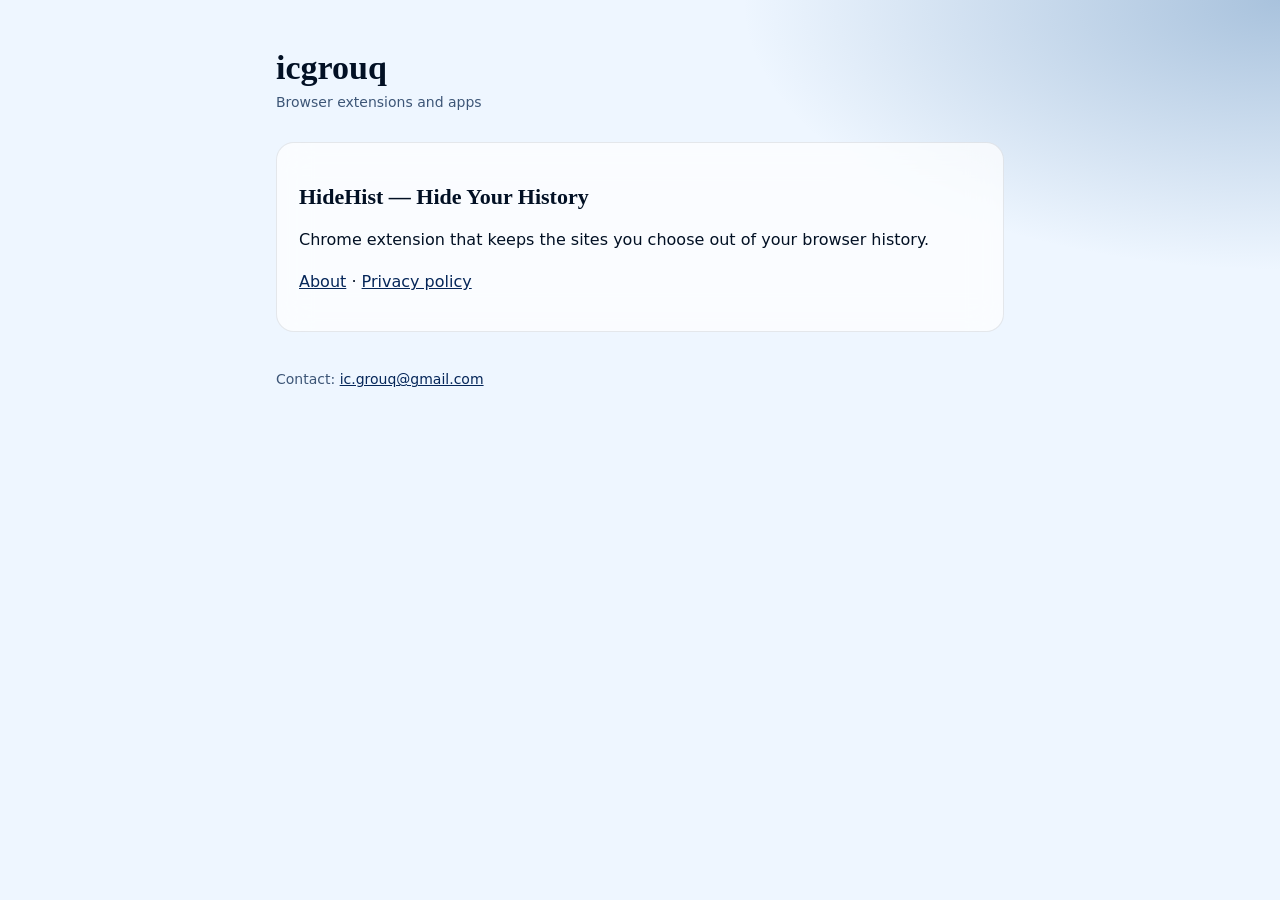
<file: index.html>
<!doctype html>
<html lang="en">
<head>
  <meta charset="utf-8">
  <meta name="viewport" content="width=device-width, initial-scale=1">
  <title>icgrouq</title>
  <link rel="stylesheet" href="style.css">
</head>
<body>
<main>
  <header><div><h1>icgrouq</h1><p class="meta">Browser extensions and apps</p></div></header>
  <div class="card">
    <h2>HideHist — Hide Your History</h2>
    <p>Chrome extension that keeps the sites you choose out of your browser history.</p>
    <p><a href="hidehist/">About</a> · <a href="hidehist/privacy/">Privacy policy</a></p>
  </div>
  <footer>Contact: <a href="mailto:ic.grouq@gmail.com">ic.grouq@gmail.com</a></footer>
</main>
</body>
</html>
</file>
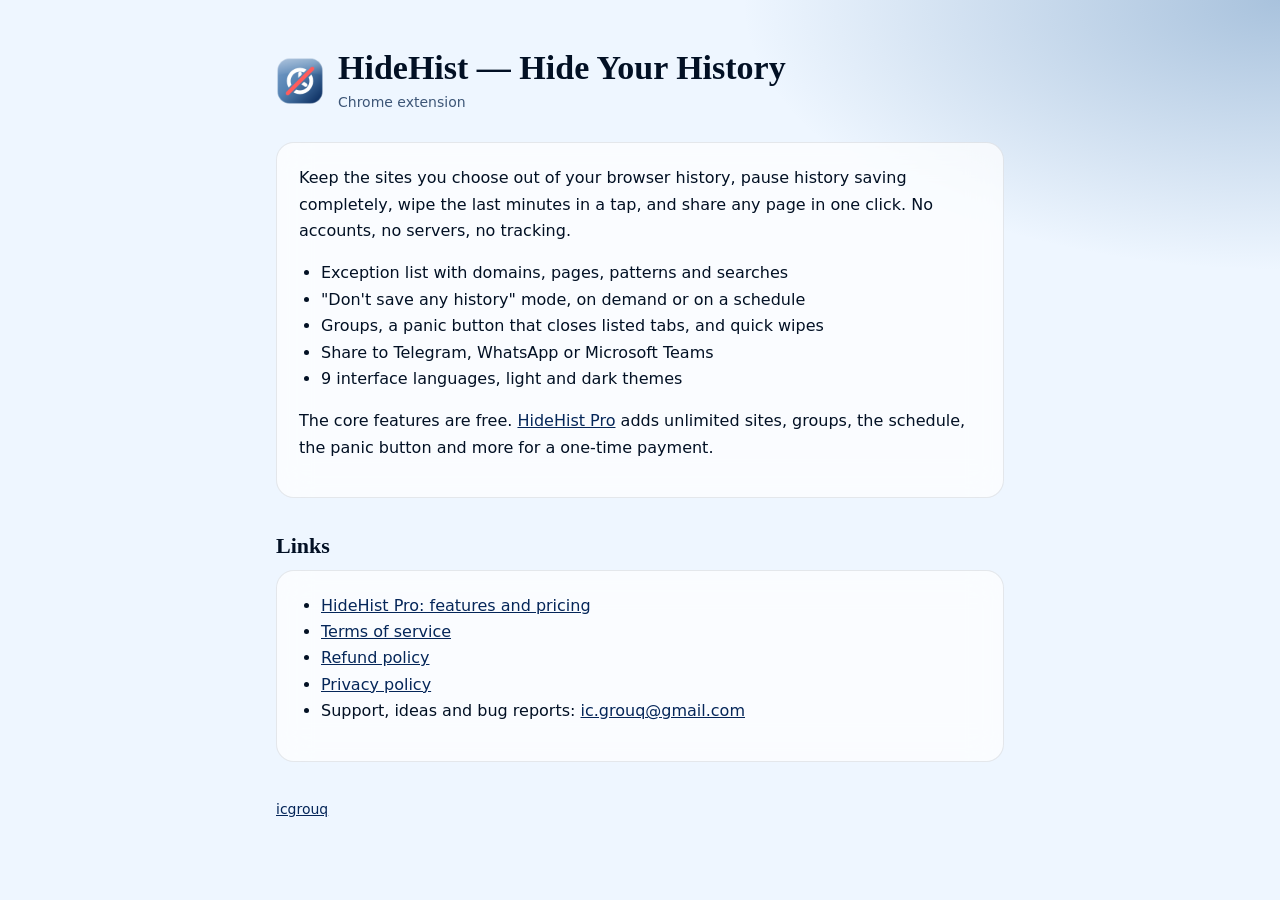
<file: hidehist/index.html>
<!doctype html>
<html lang="en">
<head>
  <meta charset="utf-8">
  <meta name="viewport" content="width=device-width, initial-scale=1">
  <title>HideHist</title>
  <meta name="description" content="HideHist keeps the sites you choose out of your browser history.">
  <link rel="icon" href="icon.png">
  <link rel="stylesheet" href="../style.css">
</head>
<body>
<main>
  <header>
    <img src="icon.png" alt="">
    <div>
      <h1>HideHist — Hide Your History</h1>
      <p class="meta">Chrome extension</p>
    </div>
  </header>
  <div class="card">
    <p>Keep the sites you choose out of your browser history, pause history saving completely, wipe the last minutes in a tap, and share any page in one click. No accounts, no servers, no tracking.</p>
    <ul>
      <li>Exception list with domains, pages, patterns and searches</li>
      <li>"Don't save any history" mode, on demand or on a schedule</li>
      <li>Groups, a panic button that closes listed tabs, and quick wipes</li>
      <li>Share to Telegram, WhatsApp or Microsoft Teams</li>
      <li>9 interface languages, light and dark themes</li>
    </ul>
    <p>The core features are free. <a href="pro/">HideHist Pro</a> adds unlimited sites, groups, the schedule, the panic button and more for a one-time payment.</p>
  </div>
  <h2>Links</h2>
  <div class="card">
    <ul>
      <li><a href="pro/">HideHist Pro: features and pricing</a></li>
      <li><a href="terms/">Terms of service</a></li>
      <li><a href="refund/">Refund policy</a></li>
      <li><a href="privacy/">Privacy policy</a></li>
      <li>Support, ideas and bug reports: <a href="mailto:ic.grouq@gmail.com?subject=HideHist">ic.grouq@gmail.com</a></li>
    </ul>
  </div>
  <footer><a href="../">icgrouq</a></footer>
</main>
</body>
</html>
</file>
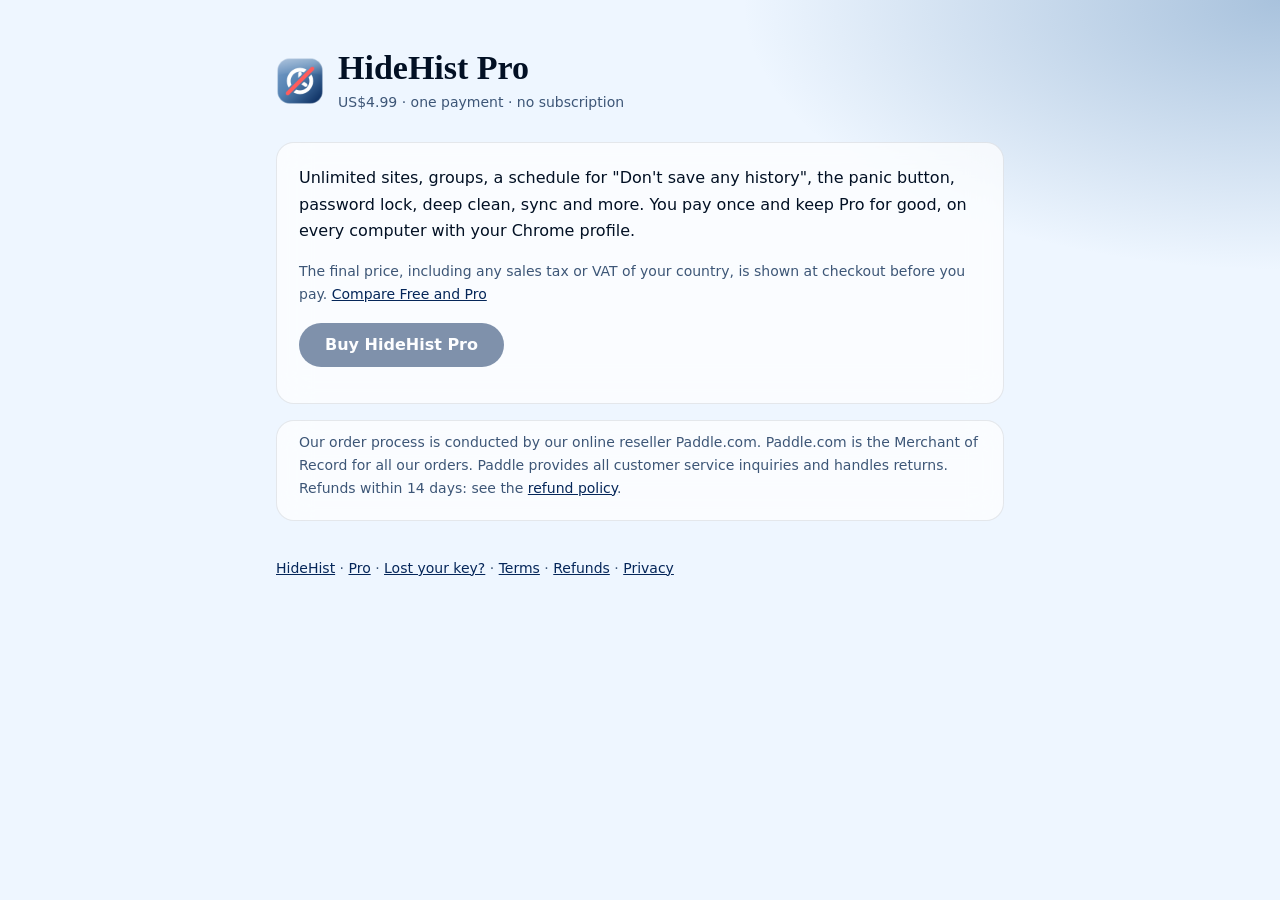
<file: hidehist/buy/index.html>
<!doctype html>
<html lang="en">
<head>
  <meta charset="utf-8">
  <meta name="viewport" content="width=device-width, initial-scale=1">
  <title>Buy HideHist Pro</title>
  <meta name="description" content="Buy HideHist Pro: US$4.99, one payment, no subscription.">
  <link rel="icon" href="../icon.png">
  <link rel="stylesheet" href="../../style.css">
  <link rel="stylesheet" href="../shop.css">
</head>
<body>
<main>
  <header>
    <img src="../icon.png" alt="">
    <div>
      <h1>HideHist Pro</h1>
      <p class="meta">US$4.99 · one payment · no subscription</p>
    </div>
  </header>

  <div class="card" id="buyBox">
    <p>Unlimited sites, groups, a schedule for "Don't save any history", the panic button, password lock, deep clean, sync and more. You pay once and keep Pro for good, on every computer with your Chrome profile.</p>
    <p class="meta">The final price, including any sales tax or VAT of your country, is shown at checkout before you pay. <a href="../pro/">Compare Free and Pro</a></p>
    <p><button class="btn" id="buyBtn" disabled>Buy HideHist Pro</button></p>
  </div>

  <div class="card" id="keyBox" hidden>
    <h2>Thank you!</h2>
    <p id="keyStatus" role="status">Getting your license key…</p>
    <div id="keyReady" hidden>
      <p>Your license key:</p>
      <textarea id="key" class="key" readonly rows="3" aria-label="License key"></textarea>
      <p><button class="btn" id="copyBtn">Copy key</button><a class="btn ghost" id="mailBtn" href="#">Email the key to myself</a></p>
      <ol>
        <li>Open HideHist → Settings → <strong>HideHist Pro</strong>.</li>
        <li>Paste the key and press <strong>Activate</strong>.</li>
      </ol>
      <p class="meta">Order number: <code id="order"></code>. Email the key to yourself or keep Paddle's receipt: with the order number you can <a href="../restore/">get the key again</a> at any time.</p>
    </div>
  </div>

  <div class="card">
    <p class="meta">Our order process is conducted by our online reseller Paddle.com. Paddle.com is the Merchant of Record for all our orders. Paddle provides all customer service inquiries and handles returns. Refunds within 14 days: see the <a href="../refund/">refund policy</a>.</p>
  </div>

  <footer><a href="../">HideHist</a> · <a href="../pro/">Pro</a> · <a href="../restore/">Lost your key?</a> · <a href="../terms/">Terms</a> · <a href="../refund/">Refunds</a> · <a href="../privacy/">Privacy</a></footer>
</main>

<script src="https://cdn.paddle.com/paddle/v2/paddle.js"></script>
<script src="../shop.js"></script>
<script>
(() => {
  const $ = (id) => document.getElementById(id);
  let gettingKey = false;

  async function showKey(txn) {
    if (gettingKey) return;
    gettingKey = true;
    $('buyBox').hidden = true;
    $('keyBox').hidden = false;
    $('order').textContent = txn;
    // right after payment Paddle may still be finishing the order, so ask again for about a minute
    for (let i = 0; i < 20; i++) {
      try {
        const r = await fetch(SHOP.keyApi + '/key?txn=' + encodeURIComponent(txn));
        const out = await r.json();
        if (out.key) {
          $('key').value = out.key;
          $('keyStatus').textContent = 'The key is made for ' + out.email + '.';
          $('mailBtn').href = keyMailLink(out.email, out.key, txn);
          $('keyReady').hidden = false;
          return;
        }
        if (r.status === 410) {
          $('keyStatus').textContent = 'This order was refunded, so it has no license key.';
          return;
        }
        if (r.status !== 409 && r.status !== 502) break;
      } catch { /* network: try again */ }
      await new Promise((ok) => setTimeout(ok, 3000));
    }
    $('keyStatus').innerHTML = 'Your payment went through, but the key is not ready yet. Please try <a href="../restore/">getting it here</a> in a few minutes with the order number <code></code> and your email, or write to <a href="mailto:ic.grouq@gmail.com?subject=HideHist%20Pro%20key">ic.grouq@gmail.com</a>.';
    $('keyStatus').querySelector('code').textContent = txn;
    gettingKey = false;
  }

  if (SHOP.sandbox) Paddle.Environment.set('sandbox');
  Paddle.Initialize({
    token: SHOP.token,
    eventCallback(ev) {
      if (ev.name === 'checkout.completed' && ev.data && ev.data.transaction_id) {
        setTimeout(() => Paddle.Checkout.close(), 1500);
        showKey(ev.data.transaction_id);
      }
    }
  });
  $('buyBtn').disabled = false;
  $('buyBtn').onclick = () => Paddle.Checkout.open({
    items: [{ priceId: SHOP.priceId, quantity: 1 }],
    settings: { displayMode: 'overlay', variant: 'one-page', locale: checkoutLocale() }
  });
  $('copyBtn').onclick = async () => {
    try { await navigator.clipboard.writeText($('key').value); } catch { $('key').select(); document.execCommand('copy'); }
    $('copyBtn').textContent = 'Copied';
  };

  // ?txn=... (for example a link from support) shows the key of that order
  const txn = new URLSearchParams(location.search).get('txn');
  if (txn) showKey(txn);
})();
</script>
</body>
</html>
</file>
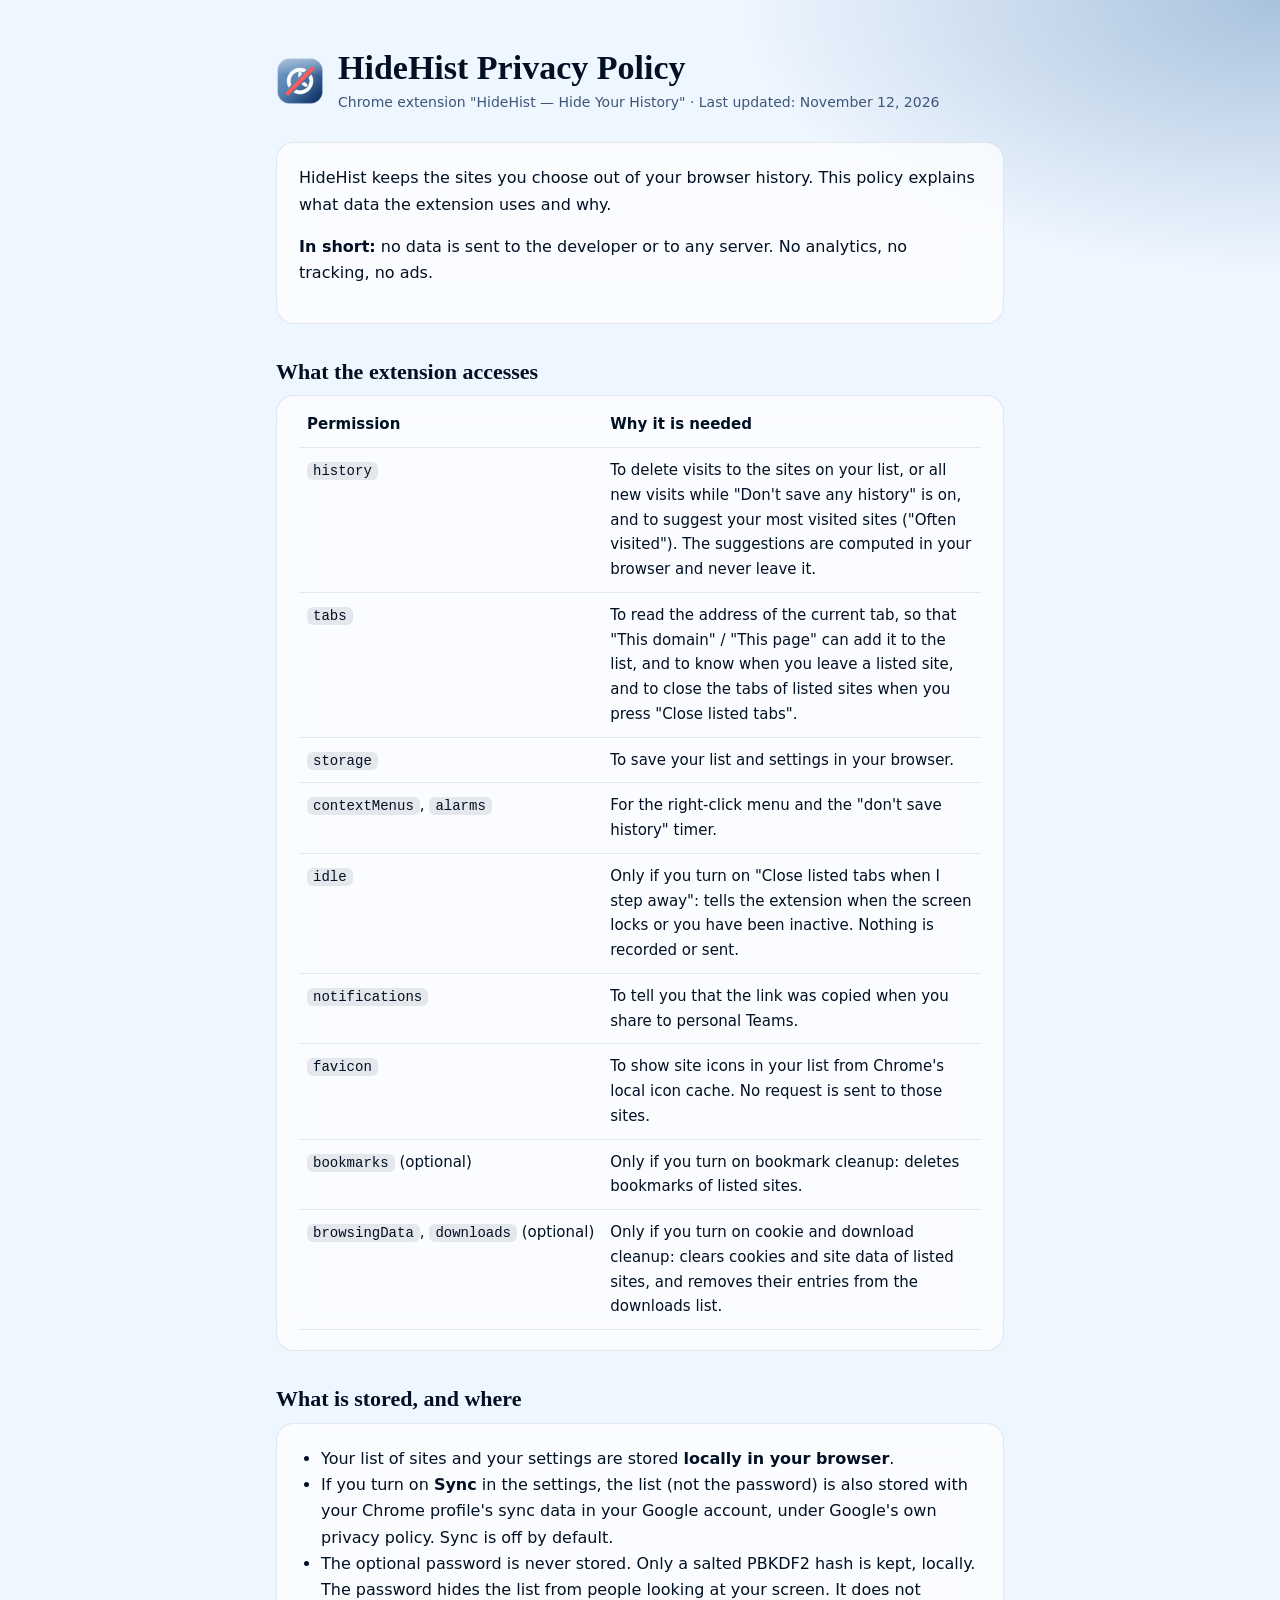
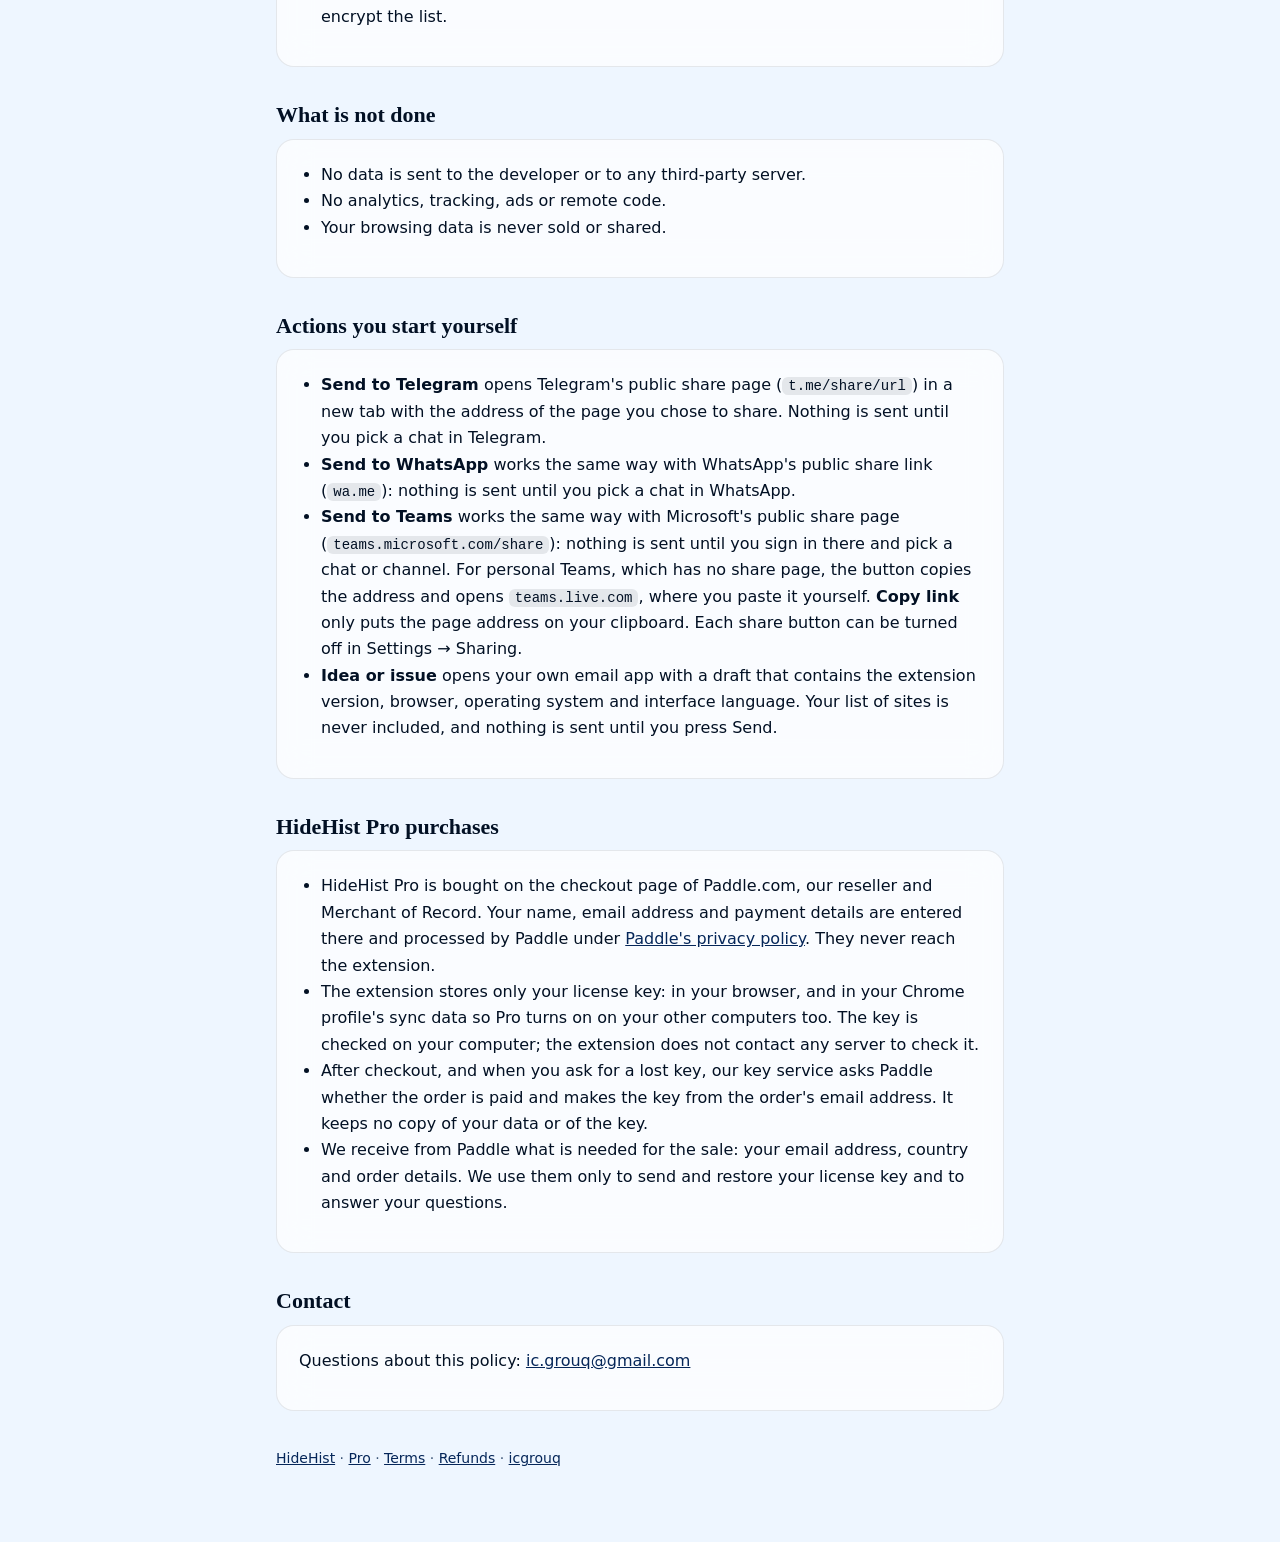
<file: hidehist/privacy/index.html>
<!doctype html>
<html lang="en">
<head>
  <meta charset="utf-8">
  <meta name="viewport" content="width=device-width, initial-scale=1">
  <title>HideHist Privacy Policy</title>
  <meta name="description" content="Privacy policy of the HideHist Chrome extension.">
  <link rel="icon" href="../icon.png">
  <link rel="stylesheet" href="../../style.css">
</head>
<body>
<main>
  <header>
    <img src="../icon.png" alt="">
    <div>
      <h1>HideHist Privacy Policy</h1>
      <p class="meta">Chrome extension "HideHist — Hide Your History" · Last updated: November 12, 2026</p>
    </div>
  </header>

  <div class="card">
    <p>HideHist keeps the sites you choose out of your browser history. This policy explains what data the extension uses and why.</p>
    <p><strong>In short:</strong> no data is sent to the developer or to any server. No analytics, no tracking, no ads.</p>
  </div>

  <h2>What the extension accesses</h2>
  <div class="card">
    <table>
      <thead><tr><th>Permission</th><th>Why it is needed</th></tr></thead>
      <tbody>
        <tr><td><code>history</code></td><td>To delete visits to the sites on your list, or all new visits while "Don't save any history" is on, and to suggest your most visited sites ("Often visited"). The suggestions are computed in your browser and never leave it.</td></tr>
        <tr><td><code>tabs</code></td><td>To read the address of the current tab, so that "This domain" / "This page" can add it to the list, and to know when you leave a listed site, and to close the tabs of listed sites when you press "Close listed tabs".</td></tr>
        <tr><td><code>storage</code></td><td>To save your list and settings in your browser.</td></tr>
        <tr><td><code>contextMenus</code>, <code>alarms</code></td><td>For the right-click menu and the "don't save history" timer.</td></tr>
        <tr><td><code>idle</code></td><td>Only if you turn on "Close listed tabs when I step away": tells the extension when the screen locks or you have been inactive. Nothing is recorded or sent.</td></tr>
        <tr><td><code>notifications</code></td><td>To tell you that the link was copied when you share to personal Teams.</td></tr>
        <tr><td><code>favicon</code></td><td>To show site icons in your list from Chrome's local icon cache. No request is sent to those sites.</td></tr>
        <tr><td><code>bookmarks</code> (optional)</td><td>Only if you turn on bookmark cleanup: deletes bookmarks of listed sites.</td></tr>
        <tr><td><code>browsingData</code>, <code>downloads</code> (optional)</td><td>Only if you turn on cookie and download cleanup: clears cookies and site data of listed sites, and removes their entries from the downloads list.</td></tr>
      </tbody>
    </table>
  </div>

  <h2>What is stored, and where</h2>
  <div class="card">
    <ul>
      <li>Your list of sites and your settings are stored <strong>locally in your browser</strong>.</li>
      <li>If you turn on <strong>Sync</strong> in the settings, the list (not the password) is also stored with your Chrome profile's sync data in your Google account, under Google's own privacy policy. Sync is off by default.</li>
      <li>The optional password is never stored. Only a salted PBKDF2 hash is kept, locally. The password hides the list from people looking at your screen. It does not encrypt the list.</li>
    </ul>
  </div>

  <h2>What is not done</h2>
  <div class="card">
    <ul>
      <li>No data is sent to the developer or to any third-party server.</li>
      <li>No analytics, tracking, ads or remote code.</li>
      <li>Your browsing data is never sold or shared.</li>
    </ul>
  </div>

  <h2>Actions you start yourself</h2>
  <div class="card">
    <ul>
      <li><strong>Send to Telegram</strong> opens Telegram's public share page (<code>t.me/share/url</code>) in a new tab with the address of the page you chose to share. Nothing is sent until you pick a chat in Telegram.</li>
      <li><strong>Send to WhatsApp</strong> works the same way with WhatsApp's public share link (<code>wa.me</code>): nothing is sent until you pick a chat in WhatsApp.</li>
      <li><strong>Send to Teams</strong> works the same way with Microsoft's public share page (<code>teams.microsoft.com/share</code>): nothing is sent until you sign in there and pick a chat or channel. For personal Teams, which has no share page, the button copies the address and opens <code>teams.live.com</code>, where you paste it yourself. <strong>Copy link</strong> only puts the page address on your clipboard. Each share button can be turned off in Settings → Sharing.</li>
      <li><strong>Idea or issue</strong> opens your own email app with a draft that contains the extension version, browser, operating system and interface language. Your list of sites is never included, and nothing is sent until you press Send.</li>
    </ul>
  </div>

  <h2>HideHist Pro purchases</h2>
  <div class="card">
    <ul>
      <li>HideHist Pro is bought on the checkout page of Paddle.com, our reseller and Merchant of Record. Your name, email address and payment details are entered there and processed by Paddle under <a href="https://www.paddle.com/legal/privacy">Paddle's privacy policy</a>. They never reach the extension.</li>
      <li>The extension stores only your license key: in your browser, and in your Chrome profile's sync data so Pro turns on on your other computers too. The key is checked on your computer; the extension does not contact any server to check it.</li>
      <li>After checkout, and when you ask for a lost key, our key service asks Paddle whether the order is paid and makes the key from the order's email address. It keeps no copy of your data or of the key.</li>
      <li>We receive from Paddle what is needed for the sale: your email address, country and order details. We use them only to send and restore your license key and to answer your questions.</li>
    </ul>
  </div>

  <h2>Contact</h2>
  <div class="card">
    <p>Questions about this policy: <a href="mailto:ic.grouq@gmail.com">ic.grouq@gmail.com</a></p>
  </div>

  <footer><a href="../">HideHist</a> · <a href="../pro/">Pro</a> · <a href="../terms/">Terms</a> · <a href="../refund/">Refunds</a> · <a href="../../">icgrouq</a></footer>
</main>
</body>
</html>
</file>
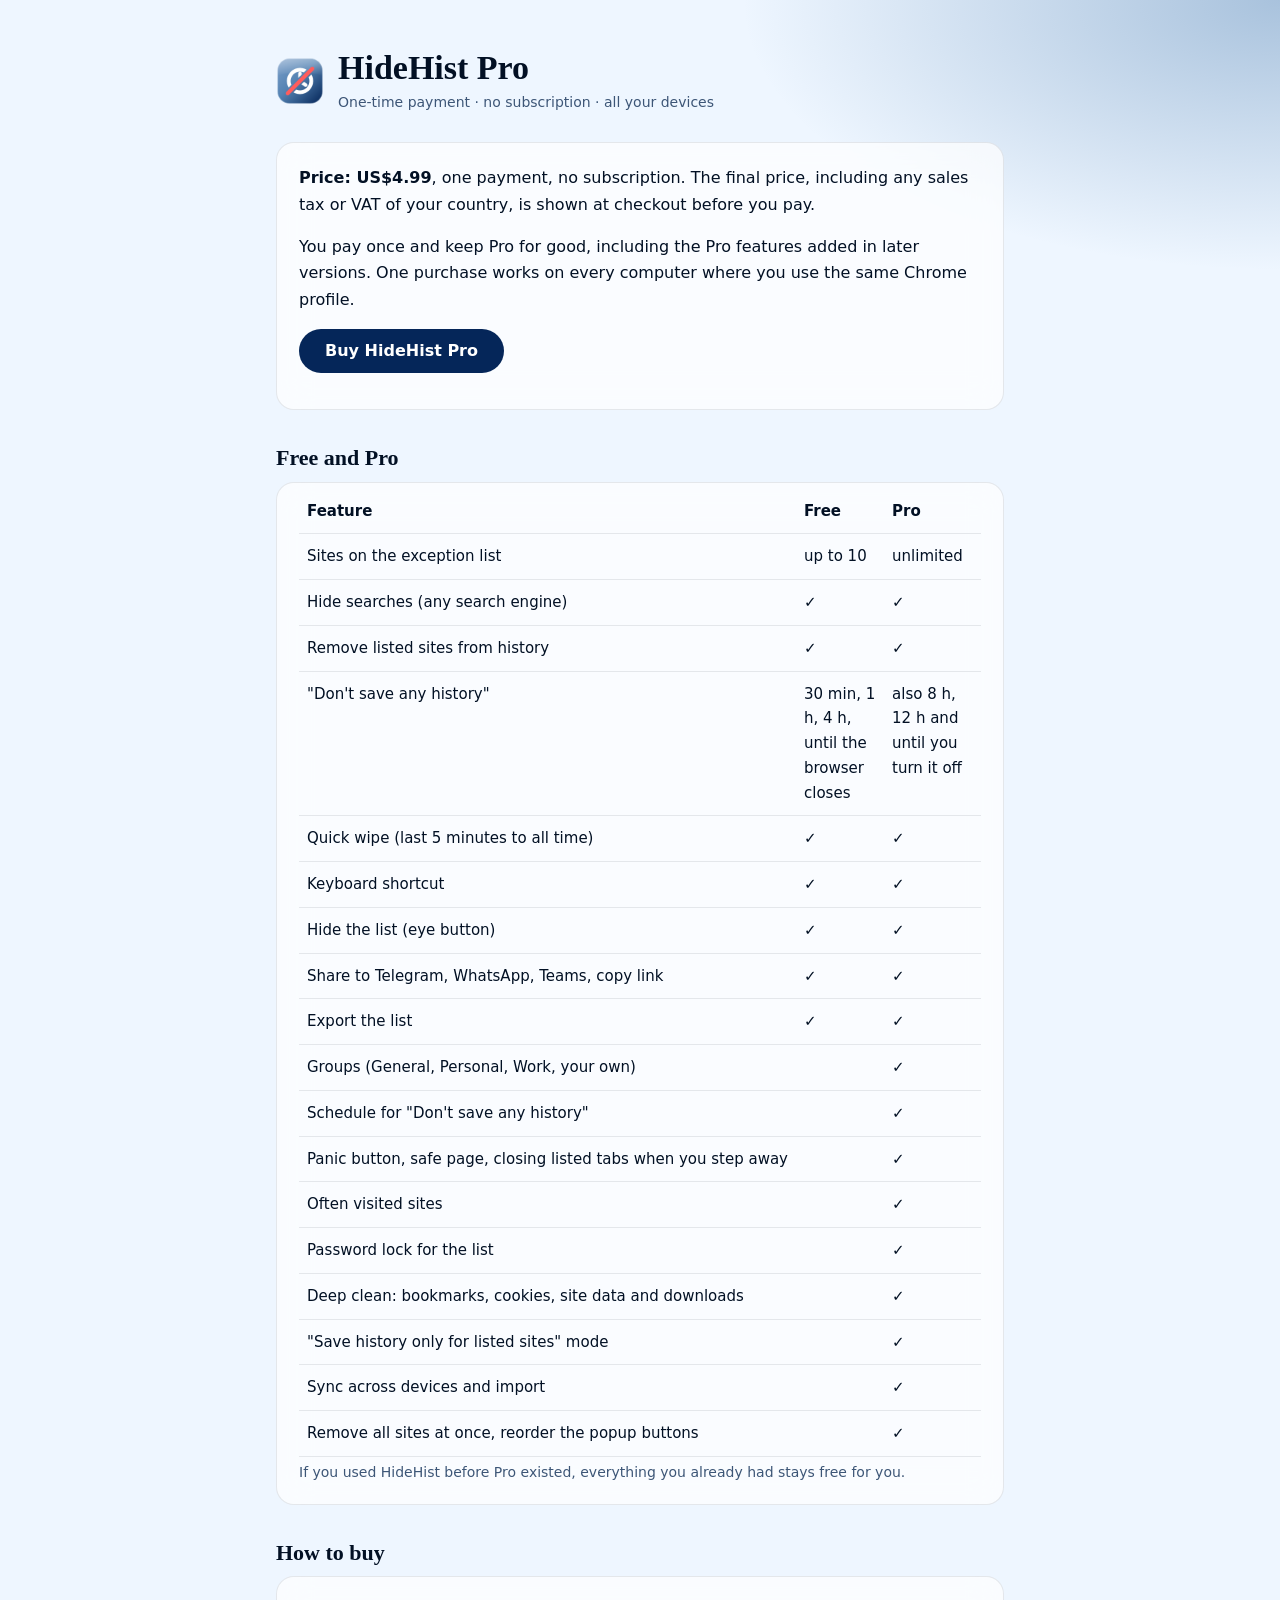
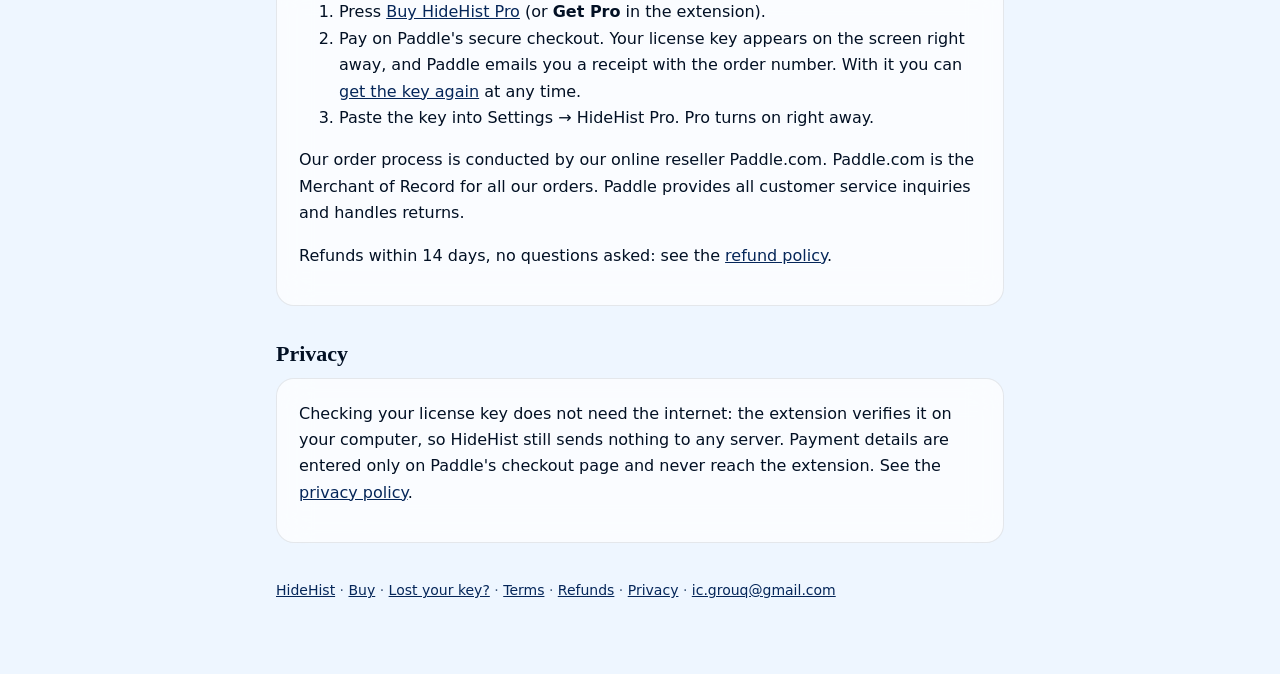
<file: hidehist/pro/index.html>
<!doctype html>
<html lang="en">
<head>
  <meta charset="utf-8">
  <meta name="viewport" content="width=device-width, initial-scale=1">
  <title>HideHist Pro</title>
  <meta name="description" content="HideHist Pro: features and pricing. One-time payment, no subscription.">
  <link rel="icon" href="../icon.png">
  <link rel="stylesheet" href="../../style.css">
  <link rel="stylesheet" href="../shop.css">
</head>
<body>
<main>
  <header>
    <img src="../icon.png" alt="">
    <div>
      <h1>HideHist Pro</h1>
      <p class="meta">One-time payment · no subscription · all your devices</p>
    </div>
  </header>

  <div class="card">
    <p><strong>Price: US$4.99</strong>, one payment, no subscription. The final price, including any sales tax or VAT of your country, is shown at checkout before you pay.</p>
    <p>You pay once and keep Pro for good, including the Pro features added in later versions. One purchase works on every computer where you use the same Chrome profile.</p>
    <p><a class="btn" href="../buy/" style="display:inline-block;text-decoration:none">Buy HideHist Pro</a></p>
  </div>

  <h2>Free and Pro</h2>
  <div class="card">
    <table>
      <thead><tr><th>Feature</th><th>Free</th><th>Pro</th></tr></thead>
      <tbody>
        <tr><td>Sites on the exception list</td><td>up to 10</td><td>unlimited</td></tr>
        <tr><td>Hide searches (any search engine)</td><td>✓</td><td>✓</td></tr>
        <tr><td>Remove listed sites from history</td><td>✓</td><td>✓</td></tr>
        <tr><td>"Don't save any history"</td><td>30 min, 1 h, 4 h, until the browser closes</td><td>also 8 h, 12 h and until you turn it off</td></tr>
        <tr><td>Quick wipe (last 5 minutes to all time)</td><td>✓</td><td>✓</td></tr>
        <tr><td>Keyboard shortcut</td><td>✓</td><td>✓</td></tr>
        <tr><td>Hide the list (eye button)</td><td>✓</td><td>✓</td></tr>
        <tr><td>Share to Telegram, WhatsApp, Teams, copy link</td><td>✓</td><td>✓</td></tr>
        <tr><td>Export the list</td><td>✓</td><td>✓</td></tr>
        <tr><td>Groups (General, Personal, Work, your own)</td><td></td><td>✓</td></tr>
        <tr><td>Schedule for "Don't save any history"</td><td></td><td>✓</td></tr>
        <tr><td>Panic button, safe page, closing listed tabs when you step away</td><td></td><td>✓</td></tr>
        <tr><td>Often visited sites</td><td></td><td>✓</td></tr>
        <tr><td>Password lock for the list</td><td></td><td>✓</td></tr>
        <tr><td>Deep clean: bookmarks, cookies, site data and downloads</td><td></td><td>✓</td></tr>
        <tr><td>"Save history only for listed sites" mode</td><td></td><td>✓</td></tr>
        <tr><td>Sync across devices and import</td><td></td><td>✓</td></tr>
        <tr><td>Remove all sites at once, reorder the popup buttons</td><td></td><td>✓</td></tr>
      </tbody>
    </table>
    <p class="meta">If you used HideHist before Pro existed, everything you already had stays free for you.</p>
  </div>

  <h2>How to buy</h2>
  <div class="card">
    <ol>
      <li>Press <a href="../buy/">Buy HideHist Pro</a> (or <strong>Get Pro</strong> in the extension).</li>
      <li>Pay on Paddle's secure checkout. Your license key appears on the screen right away, and Paddle emails you a receipt with the order number. With it you can <a href="../restore/">get the key again</a> at any time.</li>
      <li>Paste the key into Settings → HideHist Pro. Pro turns on right away.</li>
    </ol>
    <p>Our order process is conducted by our online reseller Paddle.com. Paddle.com is the Merchant of Record for all our orders. Paddle provides all customer service inquiries and handles returns.</p>
    <p>Refunds within 14 days, no questions asked: see the <a href="../refund/">refund policy</a>.</p>
  </div>

  <h2>Privacy</h2>
  <div class="card">
    <p>Checking your license key does not need the internet: the extension verifies it on your computer, so HideHist still sends nothing to any server. Payment details are entered only on Paddle's checkout page and never reach the extension. See the <a href="../privacy/">privacy policy</a>.</p>
  </div>

  <footer><a href="../">HideHist</a> · <a href="../buy/">Buy</a> · <a href="../restore/">Lost your key?</a> · <a href="../terms/">Terms</a> · <a href="../refund/">Refunds</a> · <a href="../privacy/">Privacy</a> · <a href="mailto:ic.grouq@gmail.com?subject=HideHist%20Pro">ic.grouq@gmail.com</a></footer>
</main>
</body>
</html>
</file>
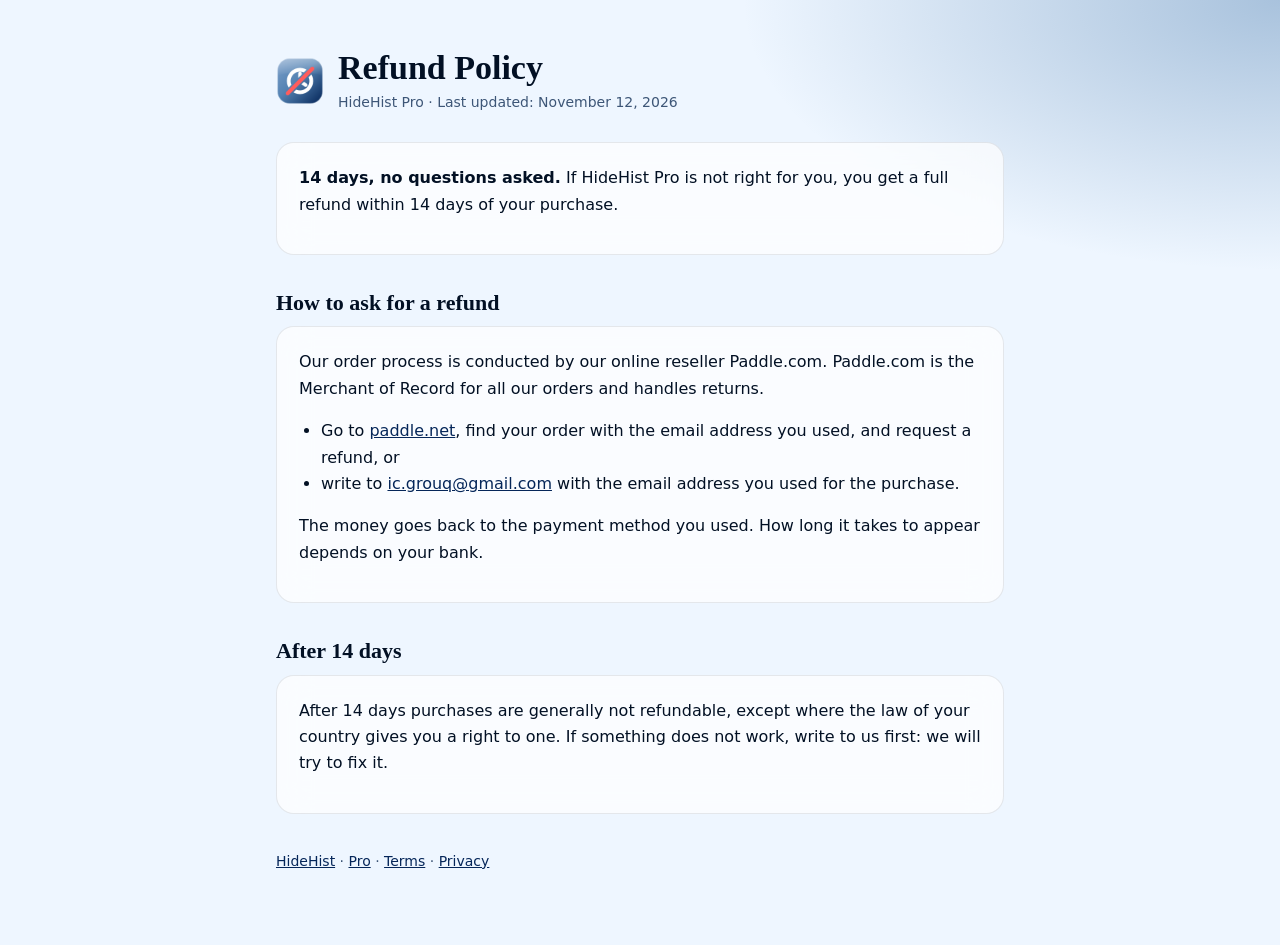
<file: hidehist/refund/index.html>
<!doctype html>
<html lang="en">
<head>
  <meta charset="utf-8">
  <meta name="viewport" content="width=device-width, initial-scale=1">
  <title>HideHist Refund Policy</title>
  <meta name="description" content="Refund policy for HideHist Pro.">
  <link rel="icon" href="../icon.png">
  <link rel="stylesheet" href="../../style.css">
</head>
<body>
<main>
  <header>
    <img src="../icon.png" alt="">
    <div>
      <h1>Refund Policy</h1>
      <p class="meta">HideHist Pro · Last updated: November 12, 2026</p>
    </div>
  </header>

  <div class="card">
    <p><strong>14 days, no questions asked.</strong> If HideHist Pro is not right for you, you get a full refund within 14 days of your purchase.</p>
  </div>

  <h2>How to ask for a refund</h2>
  <div class="card">
    <p>Our order process is conducted by our online reseller Paddle.com. Paddle.com is the Merchant of Record for all our orders and handles returns.</p>
    <ul>
      <li>Go to <a href="https://paddle.net">paddle.net</a>, find your order with the email address you used, and request a refund, or</li>
      <li>write to <a href="mailto:ic.grouq@gmail.com?subject=HideHist%20Pro%20refund">ic.grouq@gmail.com</a> with the email address you used for the purchase.</li>
    </ul>
    <p>The money goes back to the payment method you used. How long it takes to appear depends on your bank.</p>
  </div>

  <h2>After 14 days</h2>
  <div class="card">
    <p>After 14 days purchases are generally not refundable, except where the law of your country gives you a right to one. If something does not work, write to us first: we will try to fix it.</p>
  </div>

  <footer><a href="../">HideHist</a> · <a href="../pro/">Pro</a> · <a href="../terms/">Terms</a> · <a href="../privacy/">Privacy</a></footer>
</main>
</body>
</html>
</file>
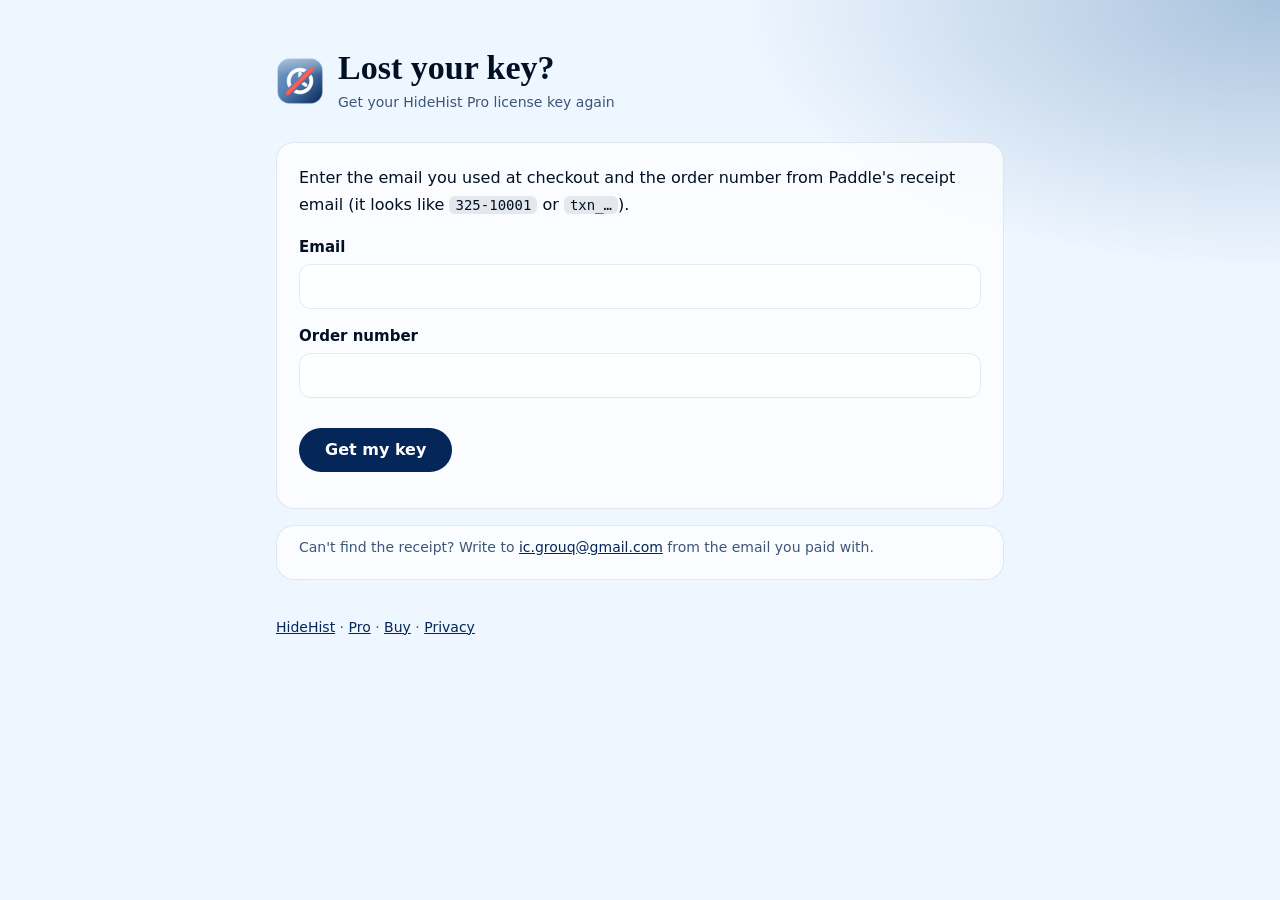
<file: hidehist/restore/index.html>
<!doctype html>
<html lang="en">
<head>
  <meta charset="utf-8">
  <meta name="viewport" content="width=device-width, initial-scale=1">
  <title>Restore HideHist Pro Key</title>
  <meta name="description" content="Get your HideHist Pro license key again with your email and order number.">
  <link rel="icon" href="../icon.png">
  <link rel="stylesheet" href="../../style.css">
  <link rel="stylesheet" href="../shop.css">
</head>
<body>
<main>
  <header>
    <img src="../icon.png" alt="">
    <div>
      <h1>Lost your key?</h1>
      <p class="meta">Get your HideHist Pro license key again</p>
    </div>
  </header>

  <div class="card">
    <form id="form">
      <p>Enter the email you used at checkout and the order number from Paddle's receipt email (it looks like <code>325-10001</code> or <code>txn_…</code>).</p>
      <label for="email">Email</label>
      <input class="field" id="email" type="email" autocomplete="email" required>
      <label for="orderNo">Order number</label>
      <input class="field" id="orderNo" type="text" autocomplete="off" spellcheck="false" required>
      <p><button class="btn" id="go" type="submit">Get my key</button></p>
      <p id="msg" role="status"></p>
    </form>
    <div id="keyReady" hidden>
      <p>Your license key:</p>
      <textarea id="key" class="key" readonly rows="3" aria-label="License key"></textarea>
      <p><button class="btn" id="copyBtn">Copy key</button><a class="btn ghost" id="mailBtn" href="#">Email the key to myself</a></p>
      <p>Paste it into HideHist → Settings → <strong>HideHist Pro</strong> and press <strong>Activate</strong>.</p>
    </div>
  </div>

  <div class="card">
    <p class="meta">Can't find the receipt? Write to <a href="mailto:ic.grouq@gmail.com?subject=HideHist%20Pro%20key">ic.grouq@gmail.com</a> from the email you paid with.</p>
  </div>

  <footer><a href="../">HideHist</a> · <a href="../pro/">Pro</a> · <a href="../buy/">Buy</a> · <a href="../privacy/">Privacy</a></footer>
</main>

<script src="../shop.js"></script>
<script>
(() => {
  const $ = (id) => document.getElementById(id);
  $('form').onsubmit = async (e) => {
    e.preventDefault();
    $('go').disabled = true;
    $('msg').className = '';
    $('msg').textContent = 'Checking your order…';
    try {
      const r = await fetch(SHOP.keyApi + '/restore', {
        method: 'POST', headers: { 'content-type': 'application/json' },
        body: JSON.stringify({ email: $('email').value, order: $('orderNo').value })
      });
      const out = await r.json();
      if (out.key) {
        $('form').hidden = true;
        $('key').value = out.key;
        $('mailBtn').href = keyMailLink(out.email, out.key, $('orderNo').value.trim());
        $('keyReady').hidden = false;
        return;
      }
      $('msg').className = 'err';
      $('msg').textContent = r.status === 404
        ? 'No paid order matches this email and order number. Check both and try again.'
        : r.status === 410 ? 'This order was refunded, so it has no license key.'
          : 'Something went wrong. Please try again in a minute.';
    } catch {
      $('msg').className = 'err';
      $('msg').textContent = 'No connection. Please try again.';
    }
    $('go').disabled = false;
  };
  $('copyBtn').onclick = async () => {
    try { await navigator.clipboard.writeText($('key').value); } catch { $('key').select(); document.execCommand('copy'); }
    $('copyBtn').textContent = 'Copied';
  };
})();
</script>
</body>
</html>
</file>
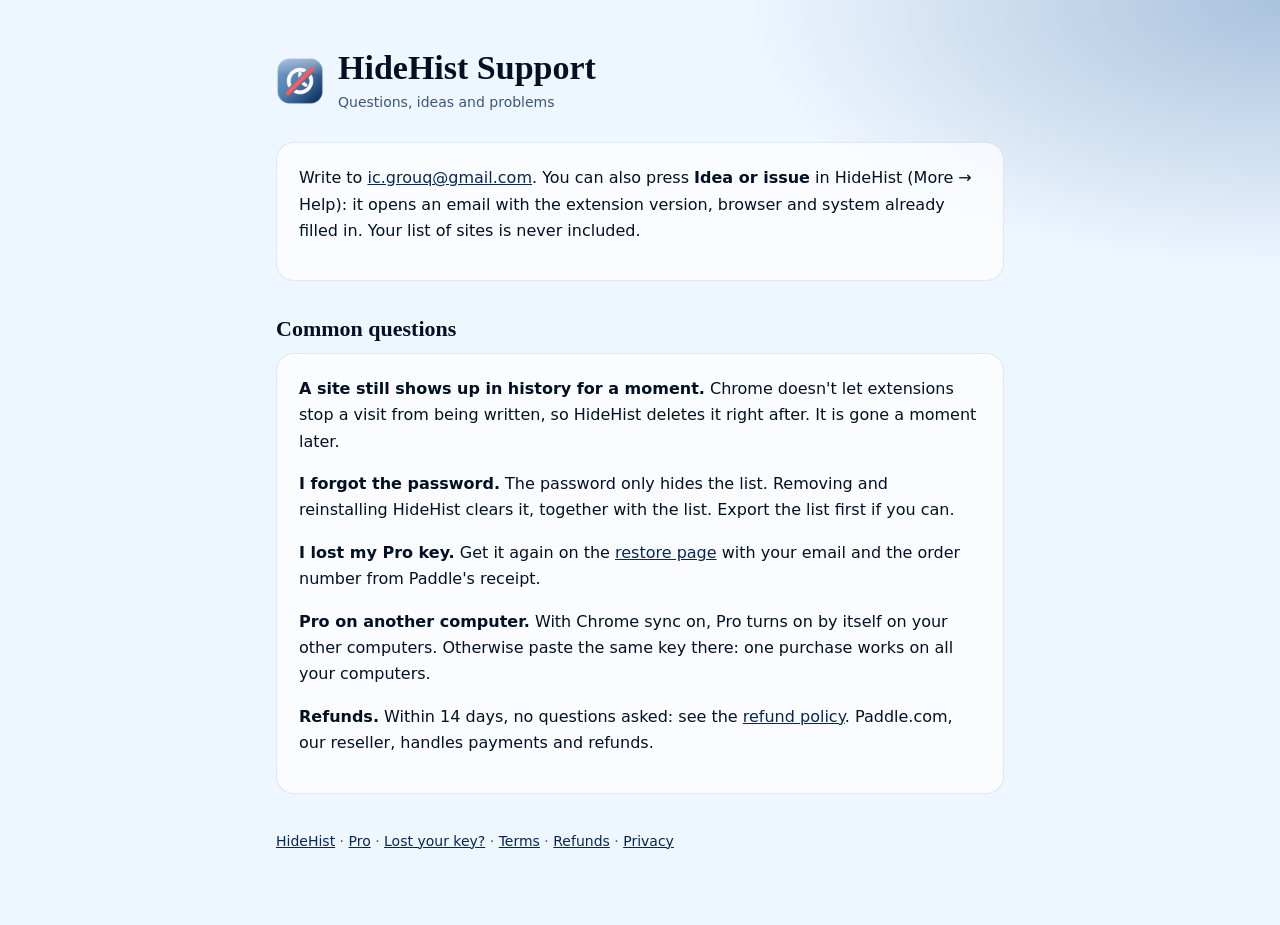
<file: hidehist/support/index.html>
<!doctype html>
<html lang="en">
<head>
  <meta charset="utf-8">
  <meta name="viewport" content="width=device-width, initial-scale=1">
  <title>HideHist Support</title>
  <meta name="description" content="Help with HideHist: questions, Pro license keys, refunds and contact.">
  <link rel="icon" href="../icon.png">
  <link rel="stylesheet" href="../../style.css">
</head>
<body>
<main>
  <header>
    <img src="../icon.png" alt="">
    <div>
      <h1>HideHist Support</h1>
      <p class="meta">Questions, ideas and problems</p>
    </div>
  </header>

  <div class="card">
    <p>Write to <a href="mailto:ic.grouq@gmail.com?subject=HideHist%20support">ic.grouq@gmail.com</a>. You can also press <strong>Idea or issue</strong> in HideHist (More → Help): it opens an email with the extension version, browser and system already filled in. Your list of sites is never included.</p>
  </div>

  <h2>Common questions</h2>
  <div class="card">
    <p><strong>A site still shows up in history for a moment.</strong> Chrome doesn't let extensions stop a visit from being written, so HideHist deletes it right after. It is gone a moment later.</p>
    <p><strong>I forgot the password.</strong> The password only hides the list. Removing and reinstalling HideHist clears it, together with the list. Export the list first if you can.</p>
    <p><strong>I lost my Pro key.</strong> Get it again on the <a href="../restore/">restore page</a> with your email and the order number from Paddle's receipt.</p>
    <p><strong>Pro on another computer.</strong> With Chrome sync on, Pro turns on by itself on your other computers. Otherwise paste the same key there: one purchase works on all your computers.</p>
    <p><strong>Refunds.</strong> Within 14 days, no questions asked: see the <a href="../refund/">refund policy</a>. Paddle.com, our reseller, handles payments and refunds.</p>
  </div>

  <footer><a href="../">HideHist</a> · <a href="../pro/">Pro</a> · <a href="../restore/">Lost your key?</a> · <a href="../terms/">Terms</a> · <a href="../refund/">Refunds</a> · <a href="../privacy/">Privacy</a></footer>
</main>
</body>
</html>
</file>
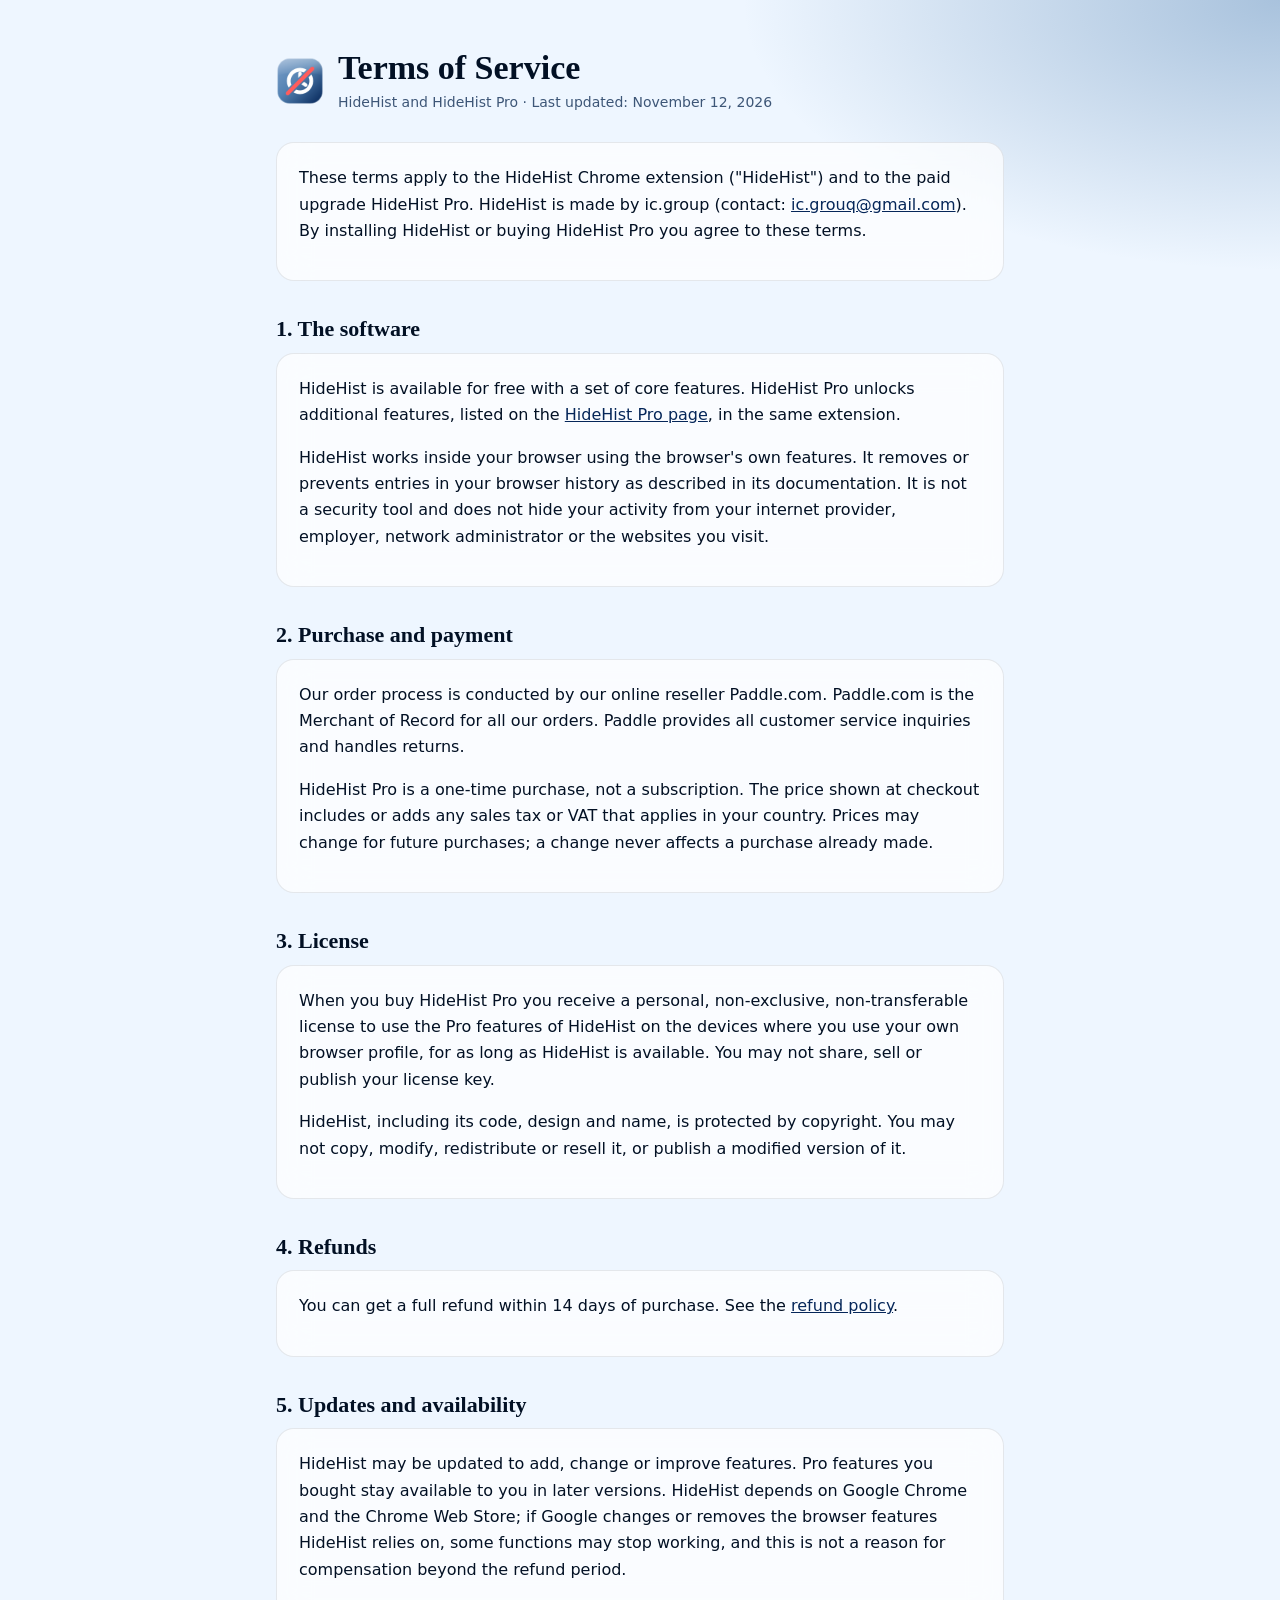
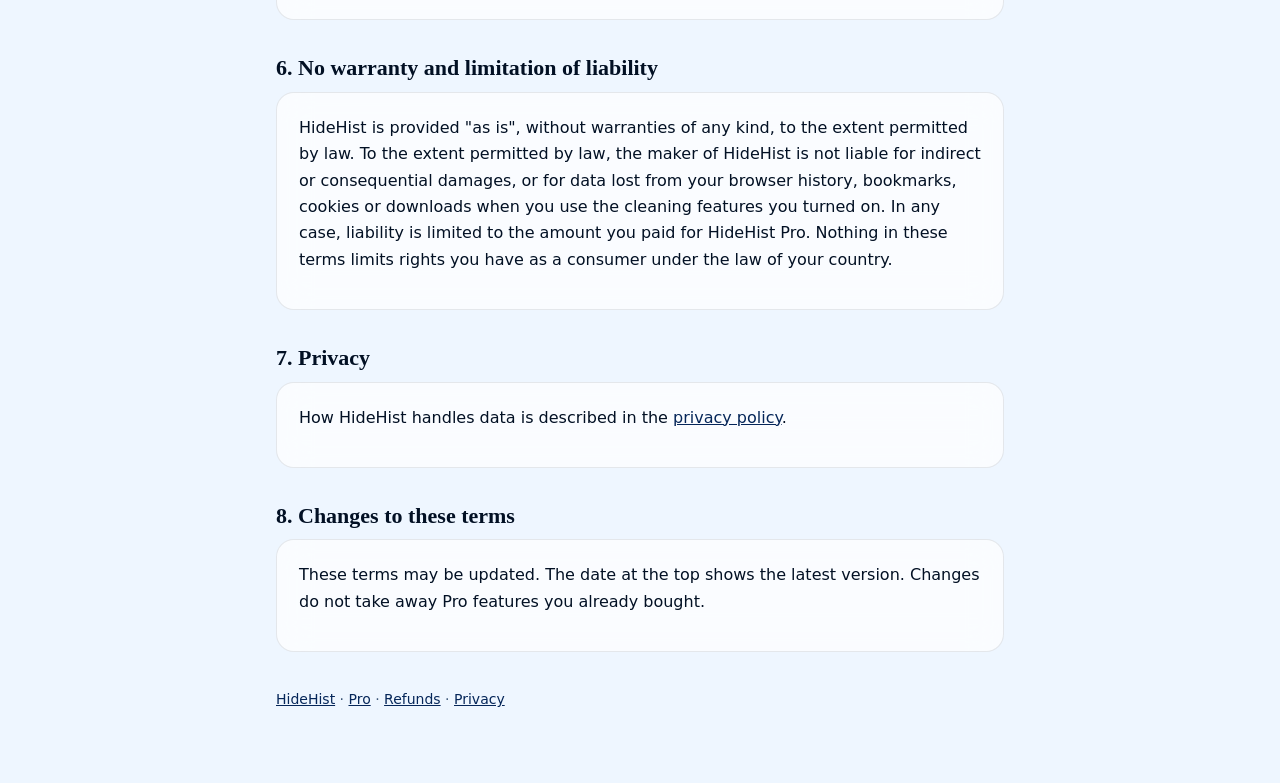
<file: hidehist/terms/index.html>
<!doctype html>
<html lang="en">
<head>
  <meta charset="utf-8">
  <meta name="viewport" content="width=device-width, initial-scale=1">
  <title>HideHist Terms of Service</title>
  <meta name="description" content="Terms of service of the HideHist Chrome extension and HideHist Pro.">
  <link rel="icon" href="../icon.png">
  <link rel="stylesheet" href="../../style.css">
</head>
<body>
<main>
  <header>
    <img src="../icon.png" alt="">
    <div>
      <h1>Terms of Service</h1>
      <p class="meta">HideHist and HideHist Pro · Last updated: November 12, 2026</p>
    </div>
  </header>

  <div class="card">
    <p>These terms apply to the HideHist Chrome extension ("HideHist") and to the paid upgrade HideHist Pro. HideHist is made by ic.group (contact: <a href="mailto:ic.grouq@gmail.com">ic.grouq@gmail.com</a>). By installing HideHist or buying HideHist Pro you agree to these terms.</p>
  </div>

  <h2>1. The software</h2>
  <div class="card">
    <p>HideHist is available for free with a set of core features. HideHist Pro unlocks additional features, listed on the <a href="../pro/">HideHist Pro page</a>, in the same extension.</p>
    <p>HideHist works inside your browser using the browser's own features. It removes or prevents entries in your browser history as described in its documentation. It is not a security tool and does not hide your activity from your internet provider, employer, network administrator or the websites you visit.</p>
  </div>

  <h2>2. Purchase and payment</h2>
  <div class="card">
    <p>Our order process is conducted by our online reseller Paddle.com. Paddle.com is the Merchant of Record for all our orders. Paddle provides all customer service inquiries and handles returns.</p>
    <p>HideHist Pro is a one-time purchase, not a subscription. The price shown at checkout includes or adds any sales tax or VAT that applies in your country. Prices may change for future purchases; a change never affects a purchase already made.</p>
  </div>

  <h2>3. License</h2>
  <div class="card">
    <p>When you buy HideHist Pro you receive a personal, non-exclusive, non-transferable license to use the Pro features of HideHist on the devices where you use your own browser profile, for as long as HideHist is available. You may not share, sell or publish your license key.</p>
    <p>HideHist, including its code, design and name, is protected by copyright. You may not copy, modify, redistribute or resell it, or publish a modified version of it.</p>
  </div>

  <h2>4. Refunds</h2>
  <div class="card">
    <p>You can get a full refund within 14 days of purchase. See the <a href="../refund/">refund policy</a>.</p>
  </div>

  <h2>5. Updates and availability</h2>
  <div class="card">
    <p>HideHist may be updated to add, change or improve features. Pro features you bought stay available to you in later versions. HideHist depends on Google Chrome and the Chrome Web Store; if Google changes or removes the browser features HideHist relies on, some functions may stop working, and this is not a reason for compensation beyond the refund period.</p>
  </div>

  <h2>6. No warranty and limitation of liability</h2>
  <div class="card">
    <p>HideHist is provided "as is", without warranties of any kind, to the extent permitted by law. To the extent permitted by law, the maker of HideHist is not liable for indirect or consequential damages, or for data lost from your browser history, bookmarks, cookies or downloads when you use the cleaning features you turned on. In any case, liability is limited to the amount you paid for HideHist Pro. Nothing in these terms limits rights you have as a consumer under the law of your country.</p>
  </div>

  <h2>7. Privacy</h2>
  <div class="card">
    <p>How HideHist handles data is described in the <a href="../privacy/">privacy policy</a>.</p>
  </div>

  <h2>8. Changes to these terms</h2>
  <div class="card">
    <p>These terms may be updated. The date at the top shows the latest version. Changes do not take away Pro features you already bought.</p>
  </div>

  <footer><a href="../">HideHist</a> · <a href="../pro/">Pro</a> · <a href="../refund/">Refunds</a> · <a href="../privacy/">Privacy</a></footer>
</main>
</body>
</html>
</file>
<file: style.css>
/* Shared look for icgrouq.github.io — same blue palette as HideHist (#021024 #052659 #5483B3 #7DA0CA #C1E8FF). */
:root {
  --ink: #021024; --deep: #052659; --mid: #5483B3; --soft: #7DA0CA; --pale: #C1E8FF;
  --bg: #eef6ff; --fg: #021024; --muted: #3d5677; --card: rgba(255, 255, 255, .7); --stroke: rgba(2, 16, 36, .09); --link: #052659;
  color-scheme: light;
}
@media (prefers-color-scheme: dark) {
  :root:not([data-theme="light"]) {
    --bg: #021024; --fg: #C1E8FF; --muted: rgba(193, 232, 255, .68); --card: rgba(125, 160, 202, .08);
    --stroke: rgba(193, 232, 255, .12); --link: #7DA0CA; color-scheme: dark;
  }
}
* { box-sizing: border-box; }
body {
  margin: 0; color: var(--fg); font: 16px/1.65 system-ui, -apple-system, "Segoe UI", sans-serif;
  background: radial-gradient(70% 50% at 100% 0%, color-mix(in srgb, var(--mid) 45%, transparent), transparent 60%), var(--bg);
  background-attachment: fixed; min-height: 100vh;
}
main { max-width: 760px; margin: 0 auto; padding: 48px 16px 72px; }
header { display: flex; align-items: center; gap: 14px; margin-bottom: 28px; }
header img { width: 48px; height: 48px; }
h1 { font: 600 34px/1.15 "Iowan Old Style", Palatino, Georgia, serif; margin: 0; }
h2 { font: 600 22px/1.25 "Iowan Old Style", Palatino, Georgia, serif; margin: 34px 0 10px; }
.meta { color: var(--muted); margin: 4px 0 0; font-size: 14px; }
.card { background: var(--card); border: 1px solid var(--stroke); border-radius: 18px; padding: 6px 22px 20px; backdrop-filter: blur(16px); }
.card + .card { margin-top: 16px; }
a { color: var(--link); }
table { width: 100%; border-collapse: collapse; font-size: 15px; }
th, td { text-align: left; vertical-align: top; padding: 10px 8px; border-bottom: 1px solid var(--stroke); }
th { font-weight: 600; }
td:first-child { white-space: nowrap; }
code { font: 14px ui-monospace, monospace; padding: 1px 6px; border-radius: 6px; background: var(--stroke); }
ul { padding-left: 22px; }
footer { margin-top: 36px; color: var(--muted); font-size: 14px; }
@media (max-width: 560px) {
  table, tbody, tr, td, th { display: block; } thead { display: none; }
  td:first-child { padding-bottom: 0; border-bottom: 0; }
}
</file>
<file: hidehist/shop.css>
/* Buttons and fields of the buy and restore pages */
.btn {
  font: 600 16px/1 system-ui, -apple-system, "Segoe UI", sans-serif; cursor: pointer;
  padding: 14px 26px; border-radius: 999px; border: 0; color: #fff; background: var(--deep);
}
.btn:hover { filter: brightness(1.15); }
.btn:disabled { opacity: .5; cursor: default; }
a.btn { display: inline-block; text-decoration: none; }
@media (prefers-color-scheme: dark) { :root:not([data-theme="light"]) .btn { background: var(--pale); color: var(--ink); } }
/* after the dark rule above so it wins in both themes */
.btn.btn.btn.ghost { background: transparent; color: var(--fg); border: 1px solid var(--stroke); margin: 8px 0 0 8px; }
.key, .field {
  width: 100%; font: 14px/1.4 ui-monospace, monospace; padding: 10px 12px; border-radius: 12px;
  border: 1px solid var(--stroke); background: var(--card); color: var(--fg); word-break: break-all; resize: none;
}
.field { font-family: inherit; font-size: 16px; margin: 4px 0 14px; }
label { font-weight: 600; font-size: 15px; }
.err { color: #c0392b; }
@media (prefers-color-scheme: dark) { :root:not([data-theme="light"]) .err { color: #ff8a80; } }
</file>
